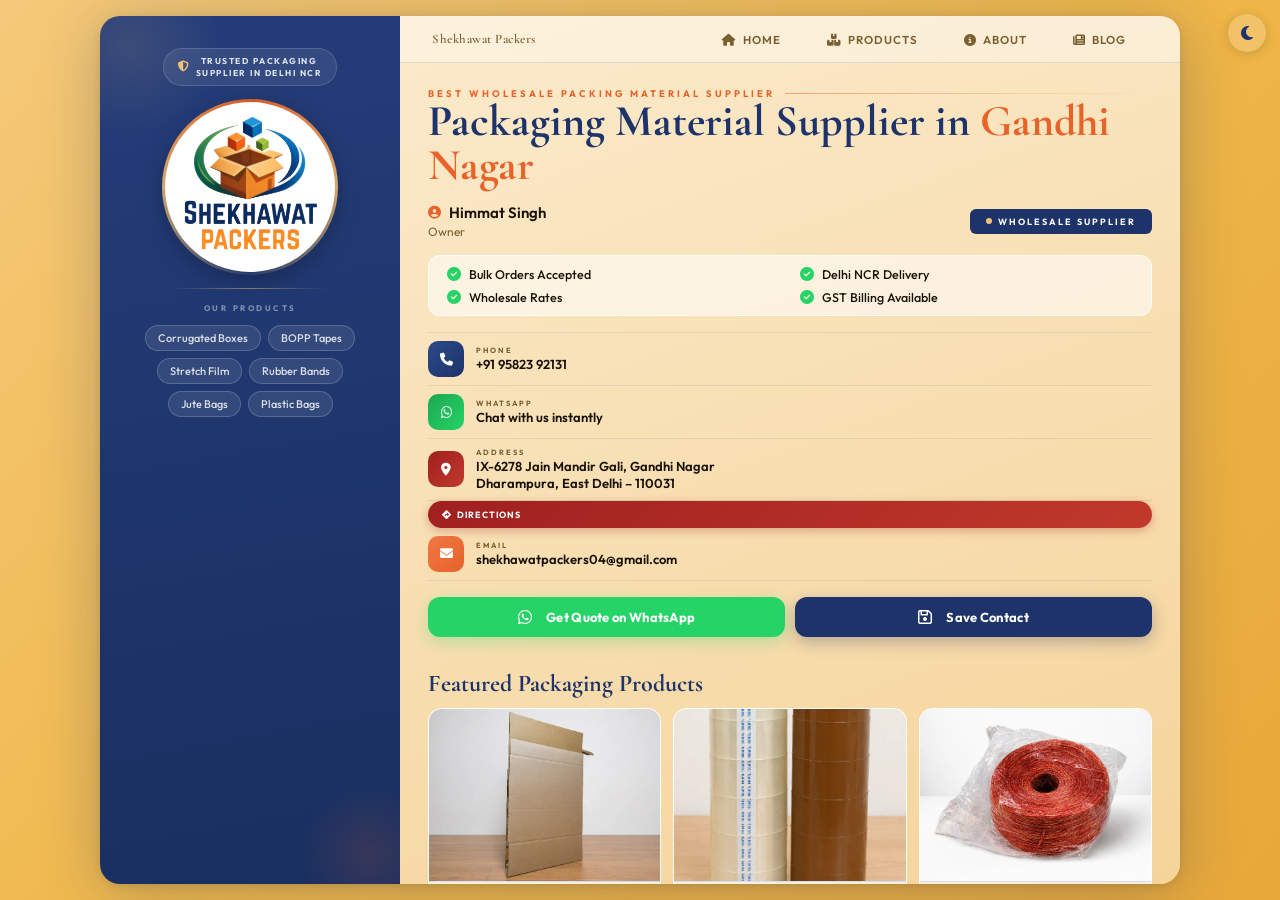
<file: index.html>
<!DOCTYPE html>
<html lang="en">
<head>
<meta charset="UTF-8">
<meta name="viewport" content="width=device-width, initial-scale=1.0">
<link rel="icon" type="image/webp" href="/logo.webp">
<meta property="og:title" content="Packaging Material Supplier in Gandhi Nagar | Shekhawat Packers">
<meta property="og:description" content="Trusted packaging material supplier in Gandhi Nagar, Delhi offering corrugated boxes, jute bags, adhesive tapes, plastic bags and plastic ropes for bulk orders.">
<meta property="og:url" content="https://shekhawat-packers.netlify.app/">
<meta property="og:type" content="website">
<meta property="og:image" content="https://shekhawat-packers.netlify.app/logo.webp">
<script src="https://elfsightcdn.com/platform.js" async></script>
<script type="application/ld+json">
{
  "@context":"https://schema.org",
  "@type":"LocalBusiness",
  "name":"Shekhawat Packers",
  "description": "Wholesale packaging material supplier in Gandhi Nagar Delhi.",
  "keywords": "packaging material supplier, corrugated box supplier, BOPP tape supplier, plastic rope supplier",
  "image":"https://shekhawat-packers.netlify.app/logo.webp",
  "url":"https://shekhawat-packers.netlify.app/",
  "telephone":"+919582392131",
  "email":"shekhawatpackers04@gmail.com",
  "address":{
    "@type":"PostalAddress",
    "streetAddress":"IX-6278 Jain Mandir Gali, Gandhi Nagar",
    "addressLocality":"Delhi",
    "postalCode":"110031",
    "addressCountry":"IN"
  }
}
</script>
<title>Packaging Material Supplier in Gandhi Nagar | Shekhawat Packers</title>
<meta name="description" content="Trusted packaging material supplier in Gandhi Nagar, Delhi offering corrugated boxes, tapes, plastic bags, ropes, jute bags and wholesale supplies.">
<link rel="canonical" href="https://shekhawat-packers.netlify.app/">
<meta name="robots" content="index, follow">
<link href="https://fonts.googleapis.com/css2?family=Cormorant+Garamond:wght@400;500;600;700&family=Outfit:wght@300;400;500;600;700&display=swap" rel="stylesheet">
<link rel="stylesheet" href="https://cdnjs.cloudflare.com/ajax/libs/font-awesome/6.5.0/css/all.min.css">
<link rel="stylesheet" href="/css/style.css">
</head>
<body>

<!-- THEME TOGGLE -->
<button class="theme-toggle" onclick="toggleTheme()" title="Toggle dark mode">
  <i class="fa-solid fa-moon icon-moon"></i>
  <i class="fa-solid fa-sun icon-sun"></i>
</button>

<div class="card-wrap">

  <!-- ═══ LEFT SIDEBAR ═══ -->
  <div class="sidebar">
    <div class="trusted-badge">
      <i class="fa-solid fa-shield-halved"></i>
      <span>Trusted Packaging<br>Supplier in Delhi NCR</span>
    </div>

    <a href="/" class="logo-ring-link">
      <div class="logo-ring">
        <div class="logo-wrap">
          <img src="/logo.webp" alt="Shekhawat Packers Logo" class="logo-img">
        </div>
      </div>
    </a>

    <div class="sidebar-rule"></div>

    <div class="prod-tags-label">Our Products</div>
    <div class="prod-tags">
      <span class="prod-tag">Corrugated Boxes</span>
      <span class="prod-tag">BOPP Tapes</span>
      <span class="prod-tag">Stretch Film</span>
      <span class="prod-tag">Rubber Bands</span>
      <span class="prod-tag">Jute Bags</span>
      <span class="prod-tag">Plastic Bags</span>
    </div>
  </div>

  <!-- ═══ RIGHT CONTENT ═══ -->
  <div class="content">

    <!-- NAV BAR -->
    <nav class="nav-bar">
      <div class="nav-brand">Shekhawat Packers</div>
      <div class="nav-tabs">
        <a href="/" class="nav-tab active">
          <i class="fa-solid fa-house"></i> Home
        </a>
        <a href="/pages/products.html" class="nav-tab">
          <i class="fa-solid fa-boxes-stacked"></i> Products
        </a>
        <a href="/pages/about.html" class="nav-tab">
          <i class="fa-solid fa-circle-info"></i> About
        </a>
        <a href="/pages/blog.html" class="nav-tab">
          <i class="fa-solid fa-newspaper"></i> Blog
        </a>
      </div>
    </nav>

    <!-- MAIN CONTENT -->
    <div class="main-content">

      <div>
        <div class="eyebrow"> Best Wholesale Packing Material Supplier</div>
        <h1 class="biz-title">
          Packaging Material Supplier in <span>Gandhi Nagar</span>
        </h1>
      </div>
      
      <div class="person-row">
        <div class="person-info">
          <div class="person-name-row"><i class="fa-solid fa-circle-user"></i>Himmat Singh</div>
          <div class="person-role">Owner</div>
        </div>
        <div class="wholesale-badge"><div class="badge-dot"></div> Wholesale Supplier</div>
      </div>

      <div class="feature-box">
        <div class="feature-item"><i class="fa-solid fa-circle-check"></i> Bulk Orders Accepted</div>
        <div class="feature-item"><i class="fa-solid fa-circle-check"></i> Delhi NCR Delivery</div>
        <div class="feature-item"><i class="fa-solid fa-circle-check"></i> Wholesale Rates</div>
        <div class="feature-item"><i class="fa-solid fa-circle-check"></i> GST Billing Available</div>
      </div>

      <div class="contact-list">
        <a class="contact-item" href="tel:9582392131">
          <div class="icon-box icon-phone"><i class="fa-solid fa-phone"></i></div>
          <div class="contact-text">
            <span class="contact-label">Phone</span>
            <span class="contact-value">+91 95823 92131</span>
          </div>
        </a>
        <a class="contact-item" href="https://wa.me/919582392131" target="_blank">
          <div class="icon-box icon-wa"><i class="fa-brands fa-whatsapp"></i></div>
          <div class="contact-text">
            <span class="contact-label">WhatsApp</span>
            <span class="contact-value">Chat with us instantly</span>
          </div>
        </a>
        <a class="contact-item" href="https://maps.google.com/?q=28.6628064,77.2661724" target="_blank">
          <div class="icon-box icon-loc"><i class="fa-solid fa-location-dot"></i></div>
          <div class="contact-text">
            <span class="contact-label">Address</span>
            <span class="contact-value">IX-6278 Jain Mandir Gali, Gandhi Nagar<br>Dharampura, East Delhi – 110031</span>
          </div>
          <a class="directions-btn"
             href="https://www.google.com/maps/dir/?api=1&destination=28.6628064,77.2661724"
             target="_blank" onclick="event.stopPropagation()">
            <i class="fa-solid fa-diamond-turn-right"></i> Directions
          </a>
        </a>
        <a class="contact-item" href="mailto:shekhawatpackers04@gmail.com">
          <div class="icon-box icon-mail"><i class="fa-solid fa-envelope"></i></div>
          <div class="contact-text">
            <span class="contact-label">Email</span>
            <span class="contact-value">shekhawatpackers04@gmail.com</span>
          </div>
        </a>
      </div>

      <div class="cta-row">
        <button class="cta-btn cta-wa" onclick="window.open('https://wa.me/919582392131?text=Hello%2C%20I%20need%20a%20quote%20on%20packing%20materials.','_blank')">
          <i class="fa-brands fa-whatsapp"></i> Get Quote on WhatsApp
        </button>
        <button class="cta-btn cta-save" onclick="showPopup()">
          <i class="fa-regular fa-floppy-disk"></i> Save Contact
        </button>
      </div>

      <!-- Google Reviews Widget -->
      <div class="elfsight-app-88b4f04e-daa7-4cc0-8df2-9024966f8244" data-elfsight-app-lazy></div>

      <!-- FEATURED PRODUCTS -->
      <div class="featured-section">
        <h2 class="featured-title">Featured Packaging Products</h2>
        <div class="featured-grid">

          <div class="featured-card">
            <div class="featured-image">
              <img src="/images/corrugated-box.webp" alt="Corrugated Box in Gandhi Nagar Delhi"
                   style="display:none"
                   onload="this.style.display='block';this.nextElementSibling.style.display='none'"
                   onerror="this.style.display='none';this.nextElementSibling.style.display='flex'">
              <div class="img-fallback"><i class="fa-solid fa-box"></i><span>Corrugated Box</span></div>
            </div>
            <div class="featured-body">
              <h3 class="featured-name">Corrugated Boxes</h3>
              <div class="featured-desc">High quality corrugated boxes in all sizes.</div>
              <a href="https://wa.me/919582392131?text=Hello%2C%20I%20need%20Corrugated%20Boxes." target="_blank" class="featured-btn">
                <i class="fa-brands fa-whatsapp"></i> Enquire
              </a>
            </div>
          </div>

          <div class="featured-card">
            <div class="featured-image">
              <img src="/images/adhesive-tape.webp" alt="Adhesive Tape in Gandhi Nagar Delhi"
                   style="display:none"
                   onload="this.style.display='block';this.nextElementSibling.style.display='none'"
                   onerror="this.style.display='none';this.nextElementSibling.style.display='flex'">
              <div class="img-fallback"><i class="fa-solid fa-tape"></i><span>Adhesive Tape</span></div>
            </div>
            <div class="featured-body">
              <h3 class="featured-name">Adhesive Tape</h3>
              <div class="featured-desc">Premium BOPP packing tapes.</div>
              <a href="https://wa.me/919582392131?text=Hello%2C%20I%20need%20Adhesive%20Tapes." target="_blank" class="featured-btn">
                <i class="fa-brands fa-whatsapp"></i> Enquire
              </a>
            </div>
          </div>

          <div class="featured-card">
            <div class="featured-image">
              <img src="/images/plastic-rope.webp" alt="Plastic Rope in Gandhi Nagar Delhi"
                   style="display:none"
                   onload="this.style.display='block';this.nextElementSibling.style.display='none'"
                   onerror="this.style.display='none';this.nextElementSibling.style.display='flex'">
              <div class="img-fallback"><i class="fa-solid fa-rope"></i><span>Plastic Rope</span></div>
            </div>
            <div class="featured-body">
              <h3 class="featured-name">Plastic Rope</h3>
              <div class="featured-desc">Durable packaging rope.</div>
              <a href="https://wa.me/919582392131?text=Hello%2C%20I%20need%20Plastic%20Rope." target="_blank" class="featured-btn">
                <i class="fa-brands fa-whatsapp"></i> Enquire
              </a>
            </div>
          </div>

        </div>
      </div>

      <div style="margin-top:16px;">
        <a href="/pages/products.html" class="cta-btn cta-save" style="width:100%; text-decoration: none;">
          <i class="fa-solid fa-boxes-stacked"></i>
          View Complete Catalogue
        </a>
      </div>

    </div>
  </div>
</div>

<!-- SAVE CONTACT POPUP -->
<div class="popup-overlay" id="confirmPopup" onclick="if(event.target===this)closePopup()">
  <div class="popup">
    <div class="popup-icon"><i class="fa-solid fa-address-card"></i></div>
    <div class="popup-title">Save Contact</div>
    <p>Download <strong>Himmat Singh's</strong> contact card to your device.</p>
    <div class="popup-info">
      <div class="popup-info-row"><i class="fa-solid fa-user"></i> Himmat Singh</div>
      <div class="popup-info-row"><i class="fa-solid fa-building"></i> Shekhawat Packers</div>
      <div class="popup-info-row"><i class="fa-solid fa-phone"></i> +91 95823 92131</div>
      <div class="popup-info-row"><i class="fa-solid fa-envelope"></i> shekhawatpackers04@gmail.com</div>
    </div>
    <div class="popup-btns">
      <button class="popup-btn popup-btn-secondary" onclick="closePopup()">Cancel</button>
      <button class="popup-btn popup-btn-primary" onclick="confirmDownload()"><i class="fa-solid fa-download"></i> Download</button>
    </div>
  </div>
</div>

<!-- SUCCESS POPUP -->
<div class="popup-overlay" id="successPopup" onclick="closeSuccessPopup()">
  <div class="popup">
    <div class="popup-check"><i class="fa-solid fa-check"></i></div>
    <div class="popup-title">Contact Saved!</div>
    <p>Himmat Singh has been saved to your contacts.</p>
    <div class="popup-btns" style="grid-template-columns:1fr">
      <button class="popup-btn popup-btn-primary" onclick="closeSuccessPopup()">Done</button>
    </div>
  </div>
</div>

<script src="/js/common.js"></script>
</body>
</html>
</file>
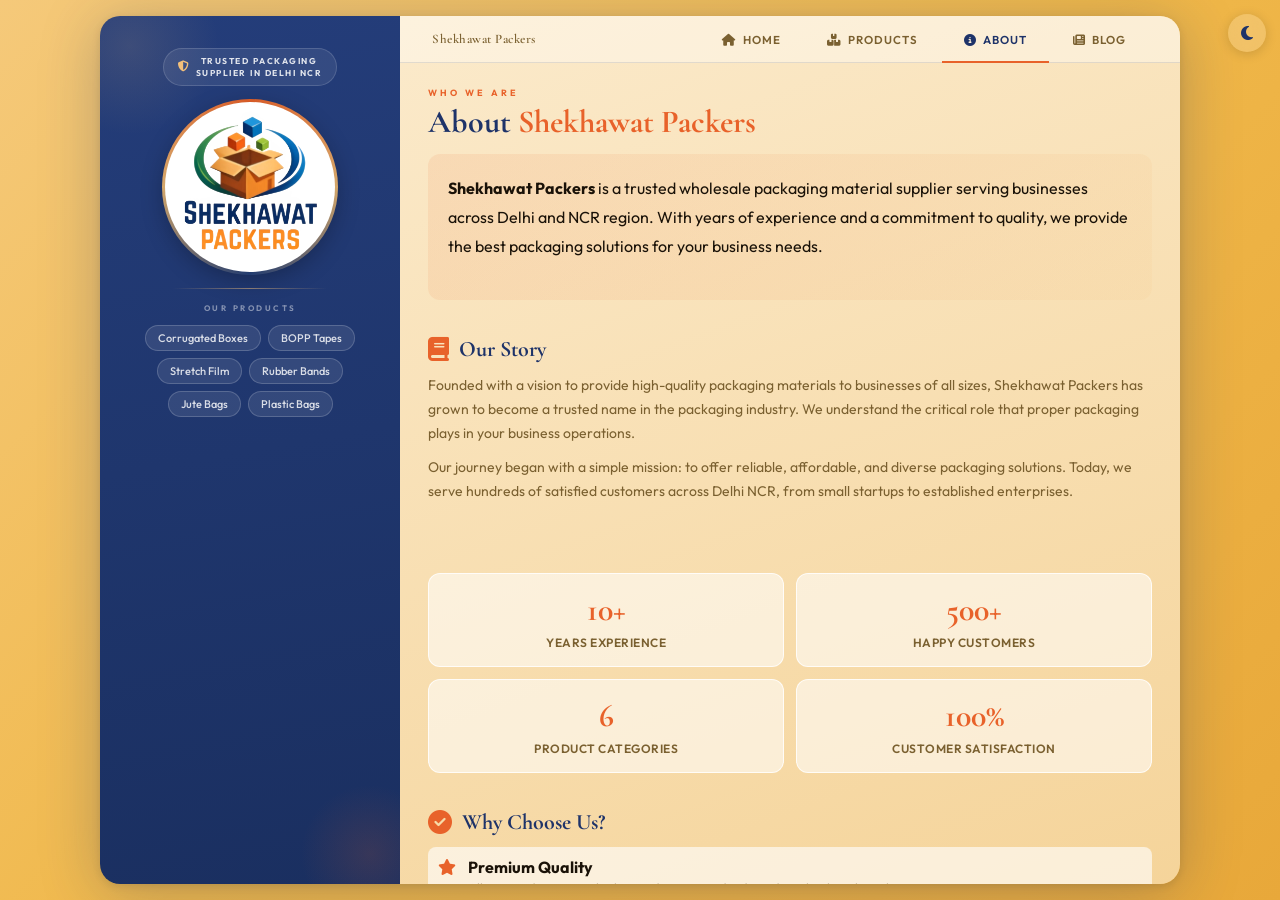
<file: pages/about.html>
<!DOCTYPE html>
<html lang="en">
<head>
<meta charset="UTF-8">
<meta name="viewport" content="width=device-width, initial-scale=1.0">
<link rel="icon" type="image/webp" href="/logo.webp">
<title>About Us | Shekhawat Packers - Packaging Materials Supplier</title>
<meta name="description" content="Learn about Shekhawat Packers - trusted wholesale packaging supplier in Gandhi Nagar, Delhi with 10+ years of experience.">
<link href="https://fonts.googleapis.com/css2?family=Cormorant+Garamond:wght@400;500;600;700&family=Outfit:wght@300;400;500;600;700&display=swap" rel="stylesheet">
<link rel="stylesheet" href="https://cdnjs.cloudflare.com/ajax/libs/font-awesome/6.5.0/css/all.min.css">
<link rel="stylesheet" href="/css/style.css">
<style>
.about-hero {
  background: linear-gradient(135deg, rgba(232, 98, 42, 0.1) 0%, rgba(244, 192, 122, 0.1) 100%);
  padding: 20px;
  border-radius: 12px;
  margin-bottom: 20px;
}

.about-intro {
  font-size: 16px;
  line-height: 1.8;
  color: var(--text-main);
  margin-bottom: 20px;
}

.about-section {
  margin-bottom: 24px;
}

.about-section h3 {
  font-family: 'Cormorant Garamond', serif;
  font-size: 22px;
  font-weight: 700;
  color: var(--text-title);
  margin-bottom: 12px;
  display: flex;
  align-items: center;
  gap: 10px;
}

.about-section h3 i {
  color: var(--orange);
  font-size: 24px;
}

.about-section p {
  font-size: 14px;
  line-height: 1.7;
  color: var(--text-desc);
  margin-bottom: 10px;
}

.stats-grid {
  display: grid;
  grid-template-columns: repeat(2, 1fr);
  gap: 12px;
  margin: 20px 0;
}

.stat-card {
  background: var(--bg-feature);
  border: 1px solid var(--bg-feature-bd);
  border-radius: 12px;
  padding: 16px;
  text-align: center;
}

.stat-number {
  font-family: 'Cormorant Garamond', serif;
  font-size: 32px;
  font-weight: 700;
  color: var(--orange);
}

.stat-label {
  font-size: 12px;
  font-weight: 600;
  letter-spacing: 0.5px;
  text-transform: uppercase;
  color: var(--text-label);
  margin-top: 6px;
}

.values-list {
  display: flex;
  flex-direction: column;
  gap: 10px;
}

.value-item {
  display: flex;
  align-items: flex-start;
  gap: 12px;
  padding: 10px;
  background: var(--bg-card);
  border-radius: 8px;
}

.value-item i {
  color: var(--orange);
  font-size: 16px;
  margin-top: 2px;
  flex-shrink: 0;
}

.value-item strong {
  color: var(--text-main);
}

.value-item p {
  margin: 0;
  font-size: 13px;
}

.team-grid {
  display: grid;
  grid-template-columns: repeat(2, 1fr);
  gap: 12px;
  margin: 16px 0;
}

.team-card {
  background: var(--bg-card);
  border: 1px solid var(--bg-card-bd);
  border-radius: 10px;
  padding: 12px;
  text-align: center;
}

.team-avatar {
  width: 48px;
  height: 48px;
  border-radius: 50%;
  background: linear-gradient(135deg, var(--orange), var(--orange-lt));
  display: flex;
  align-items: center;
  justify-content: center;
  margin: 0 auto 8px;
  font-size: 24px;
  color: white;
}

.team-name {
  font-weight: 600;
  color: var(--text-main);
  font-size: 13px;
}

.team-role {
  font-size: 11px;
  color: var(--text-label);
  margin-top: 2px;
}

@media (max-width: 480px) {
  .stats-grid {
    grid-template-columns: 1fr;
  }
  .team-grid {
    grid-template-columns: 1fr;
  }
}
</style>
</head>
<body>

<button class="theme-toggle" onclick="toggleTheme()">
  <i class="fa-solid fa-moon icon-moon"></i>
  <i class="fa-solid fa-sun icon-sun"></i>
</button>

<div class="card-wrap">
  
  <!-- SIDEBAR -->
  <div class="sidebar">
    <div class="trusted-badge">
      <i class="fa-solid fa-shield-halved"></i>
      <span>Trusted Packaging<br>Supplier in Delhi NCR</span>
    </div>

    <a href="/" class="logo-ring-link">
      <div class="logo-ring">
        <div class="logo-wrap">
          <img src="/logo.webp" alt="Shekhawat Packers Logo" class="logo-img">
        </div>
      </div>
    </a>

    <div class="sidebar-rule"></div>

    <div class="prod-tags-label">Our Products</div>
    <div class="prod-tags">
      <span class="prod-tag">Corrugated Boxes</span>
      <span class="prod-tag">BOPP Tapes</span>
      <span class="prod-tag">Stretch Film</span>
      <span class="prod-tag">Rubber Bands</span>
      <span class="prod-tag">Jute Bags</span>
      <span class="prod-tag">Plastic Bags</span>
    </div>
  </div>

  <!-- CONTENT -->
  <div class="content">

    <nav class="nav-bar">
      <div class="nav-brand">Shekhawat Packers</div>
      <div class="nav-tabs">
        <a href="/" class="nav-tab">
          <i class="fa-solid fa-house"></i> Home
        </a>
        <a href="/pages/products.html" class="nav-tab">
          <i class="fa-solid fa-boxes-stacked"></i> Products
        </a>
        <a href="/pages/about.html" class="nav-tab active">
          <i class="fa-solid fa-circle-info"></i> About
        </a>
        <a href="/pages/blog.html" class="nav-tab">
          <i class="fa-solid fa-newspaper"></i> Blog
        </a>
      </div>
    </nav>

    <div class="main-content">

      <div class="page-header">
        <div class="prod-eyebrow">Who We Are</div>
        <h1 class="prod-title">About <span>Shekhawat Packers</span></h1>
      </div>

      <div class="about-hero">
        <p class="about-intro">
          <strong>Shekhawat Packers</strong> is a trusted wholesale packaging material supplier serving businesses across Delhi and NCR region. With years of experience and a commitment to quality, we provide the best packaging solutions for your business needs.
        </p>
      </div>

      <!-- Our Story -->
      <div class="about-section">
        <h3><i class="fa-solid fa-book"></i> Our Story</h3>
        <p>
          Founded with a vision to provide high-quality packaging materials to businesses of all sizes, Shekhawat Packers has grown to become a trusted name in the packaging industry. We understand the critical role that proper packaging plays in your business operations.
        </p>
        <p>
          Our journey began with a simple mission: to offer reliable, affordable, and diverse packaging solutions. Today, we serve hundreds of satisfied customers across Delhi NCR, from small startups to established enterprises.
        </p>
      </div>

      <!-- Stats -->
      <div class="stats-grid">
        <div class="stat-card">
          <div class="stat-number">10+</div>
          <div class="stat-label">Years Experience</div>
        </div>
        <div class="stat-card">
          <div class="stat-number">500+</div>
          <div class="stat-label">Happy Customers</div>
        </div>
        <div class="stat-card">
          <div class="stat-number">6</div>
          <div class="stat-label">Product Categories</div>
        </div>
        <div class="stat-card">
          <div class="stat-number">100%</div>
          <div class="stat-label">Customer Satisfaction</div>
        </div>
      </div>

      <!-- Why Choose Us -->
      <div class="about-section">
        <h3><i class="fa-solid fa-check-circle"></i> Why Choose Us?</h3>
        <div class="values-list">
          <div class="value-item">
            <i class="fa-solid fa-star"></i>
            <div>
              <strong>Premium Quality</strong>
              <p>All our products meet highest industry standards and quality benchmarks</p>
            </div>
          </div>
          <div class="value-item">
            <i class="fa-solid fa-rupee-sign"></i>
            <div>
              <strong>Competitive Pricing</strong>
              <p>Wholesale rates that help you maximize your profit margins</p>
            </div>
          </div>
          <div class="value-item">
            <i class="fa-solid fa-truck"></i>
            <div>
              <strong>Fast Delivery</strong>
              <p>Quick and reliable delivery across Delhi NCR region</p>
            </div>
          </div>
          <div class="value-item">
            <i class="fa-solid fa-headset"></i>
            <div>
              <strong>Excellent Support</strong>
              <p>Dedicated customer service team ready to help you anytime</p>
            </div>
          </div>
          <div class="value-item">
            <i class="fa-solid fa-leaf"></i>
            <div>
              <strong>Eco-Friendly Options</strong>
              <p>Sustainable packaging solutions for environmentally conscious businesses</p>
            </div>
          </div>
          <div class="value-item">
            <i class="fa-solid fa-box"></i>
            <div>
              <strong>Bulk Orders Welcome</strong>
              <p>Flexible order quantities with special bulk discounts available</p>
            </div>
          </div>
        </div>
      </div>

      <!-- Our Mission & Values -->
      <div class="about-section">
        <h3><i class="fa-solid fa-target"></i> Our Mission & Values</h3>
        <p>
          <strong>Mission:</strong> To provide high-quality, affordable packaging materials that enable businesses to operate efficiently and professionally.
        </p>
        <p>
          <strong>Vision:</strong> To be the most trusted packaging supplier in Delhi NCR region, known for reliability, quality, and exceptional service.
        </p>
        <p>
          <strong>Core Values:</strong> Quality, Integrity, Customer Focus, Innovation, and Sustainability
        </p>
      </div>

      <!-- Leadership Team -->
      <div class="about-section">
        <h3><i class="fa-solid fa-people-group"></i> Our Team</h3>
        <div class="team-grid">
          <div class="team-card">
            <div class="team-avatar"><i class="fa-solid fa-user-tie"></i></div>
            <div class="team-name">Himmat Singh</div>
            <div class="team-role">Owner & Founder</div>
          </div>
          <div class="team-card">
            <div class="team-avatar"><i class="fa-solid fa-user"></i></div>
            <div class="team-name">Expert Team</div>
            <div class="team-role">Sales & Support</div>
          </div>
        </div>
      </div>

      <!-- Contact Section -->
      <div class="about-section" style="background: var(--bg-feature); padding: 16px; border-radius: 12px; border: 1px solid var(--bg-feature-bd);">
        <h3 style="margin-bottom: 12px;"><i class="fa-solid fa-phone"></i> Get In Touch</h3>
        <p style="margin: 0;">
          <strong>Phone:</strong> <a href="tel:+919582392131" style="color: var(--orange); text-decoration: none;">+91 95823 92131</a><br>
          <strong>WhatsApp:</strong> <a href="https://wa.me/919582392131" target="_blank" style="color: var(--orange); text-decoration: none;">Chat with us</a><br>
          <strong>Email:</strong> <a href="mailto:shekhawatpackers04@gmail.com" style="color: var(--orange); text-decoration: none;">shekhawatpackers04@gmail.com</a><br>
          <strong>Location:</strong> IX-6278 Jain Mandir Gali, Gandhi Nagar, Dharampura, East Delhi – 110031
        </p>
      </div>

    </div>
  </div>
</div>

<script src="/js/common.js"></script>
</body>
</html>
</file>
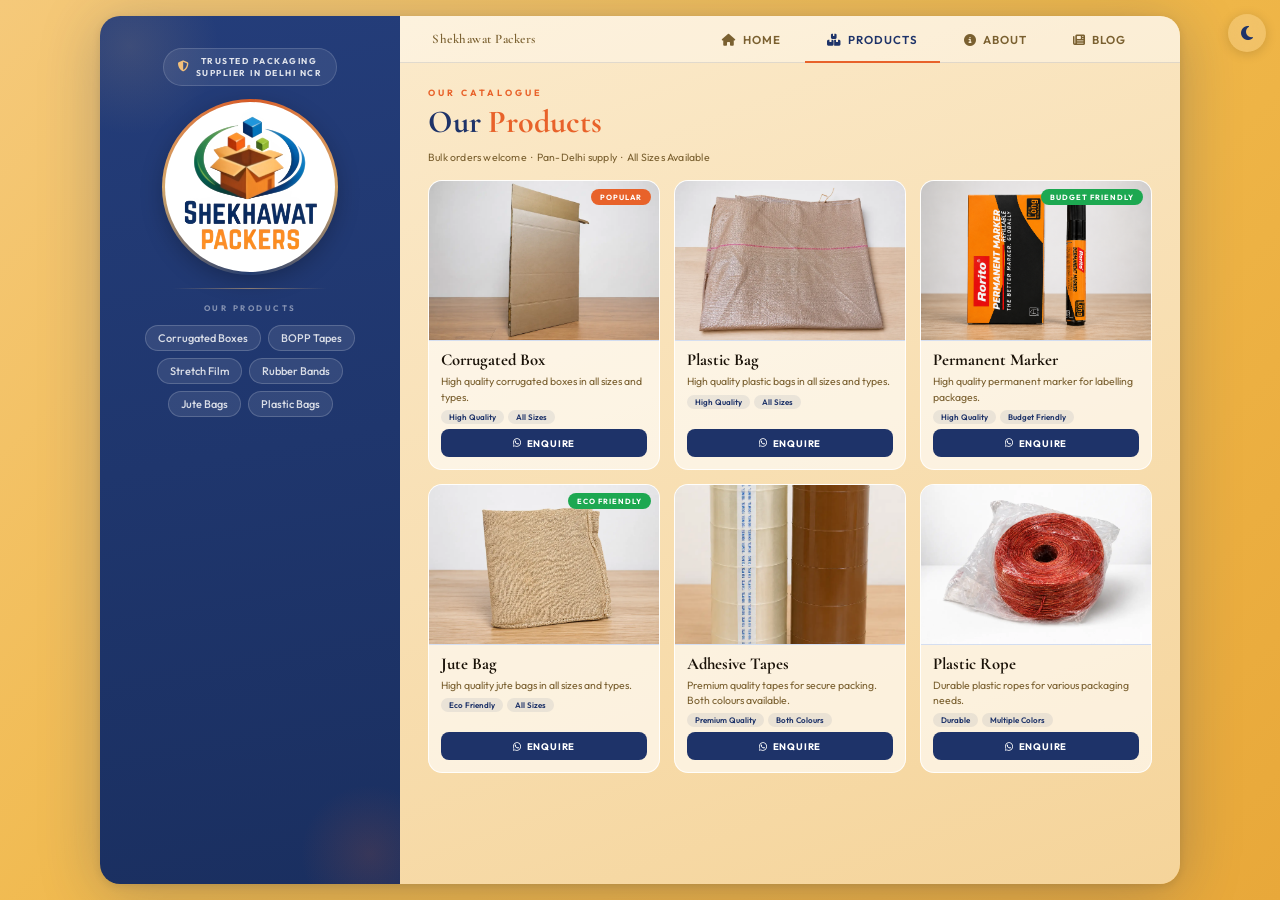
<file: pages/products.html>
<!DOCTYPE html>
<html lang="en">
<head>
<meta charset="UTF-8">
<meta name="viewport" content="width=device-width, initial-scale=1.0">
<link rel="icon" type="image/webp" href="/logo.webp">
<title>Products | Shekhawat Packers - Packaging Materials</title>
<meta name="description" content="Browse our complete catalogue of packaging materials - corrugated boxes, tapes, plastic bags, ropes, jute bags and more.">
<link href="https://fonts.googleapis.com/css2?family=Cormorant+Garamond:wght@400;500;600;700&family=Outfit:wght@300;400;500;600;700&display=swap" rel="stylesheet">
<link rel="stylesheet" href="https://cdnjs.cloudflare.com/ajax/libs/font-awesome/6.5.0/css/all.min.css">
<link rel="stylesheet" href="/css/style.css">
</head>
<body>

<button class="theme-toggle" onclick="toggleTheme()">
  <i class="fa-solid fa-moon icon-moon"></i>
  <i class="fa-solid fa-sun icon-sun"></i>
</button>

<div class="card-wrap">
  
  <!-- SIDEBAR -->
  <div class="sidebar">
    <div class="trusted-badge">
      <i class="fa-solid fa-shield-halved"></i>
      <span>Trusted Packaging<br>Supplier in Delhi NCR</span>
    </div>

    <a href="/" class="logo-ring-link">
      <div class="logo-ring">
        <div class="logo-wrap">
          <img src="/logo.webp" alt="Shekhawat Packers Logo" class="logo-img">
        </div>
      </div>
    </a>

    <div class="sidebar-rule"></div>

    <div class="prod-tags-label">Our Products</div>
    <div class="prod-tags">
      <span class="prod-tag">Corrugated Boxes</span>
      <span class="prod-tag">BOPP Tapes</span>
      <span class="prod-tag">Stretch Film</span>
      <span class="prod-tag">Rubber Bands</span>
      <span class="prod-tag">Jute Bags</span>
      <span class="prod-tag">Plastic Bags</span>
    </div>
  </div>

  <!-- CONTENT -->
  <div class="content">

    <nav class="nav-bar">
      <div class="nav-brand">Shekhawat Packers</div>
      <div class="nav-tabs">
        <a href="/" class="nav-tab">
          <i class="fa-solid fa-house"></i> Home
        </a>
        <a href="/pages/products.html" class="nav-tab active">
          <i class="fa-solid fa-boxes-stacked"></i> Products
        </a>
        <a href="/pages/about.html" class="nav-tab">
          <i class="fa-solid fa-circle-info"></i> About
        </a>
        <a href="/pages/blog.html" class="nav-tab">
          <i class="fa-solid fa-newspaper"></i> Blog
        </a>
      </div>
    </nav>

    <div class="main-content">

      <div class="page-header">
        <div class="prod-eyebrow">Our Catalogue</div>
        <h1 class="prod-title">Our <span>Products</span></h1>
        <p class="prod-subtitle">Bulk orders welcome &nbsp;·&nbsp; Pan-Delhi supply &nbsp;·&nbsp; All Sizes Available</p>
      </div>

      <div class="prod-grid">

        <div class="prod-card">
          <div class="prod-badge">Popular</div>
          <div class="prod-img-wrap">
             <img src="../images/corrugated-box.webp" alt="Corrugated Box"
                 onload="this.style.display='block';this.nextElementSibling.style.display='none'"
                 onerror="this.style.display='none';this.nextElementSibling.style.display='flex'">
            <div class="img-fallback"><i class="fa-solid fa-box"></i><span>Corrugated Box</span></div>
          </div>
          <div class="prod-body">
            <h3 class="prod-name">Corrugated Box</h3>
            <div class="prod-desc">High quality corrugated boxes in all sizes and types.</div>
            <div class="prod-pills">
              <span class="prod-pill">High Quality</span><span class="prod-pill">All Sizes</span>
            </div>
            <a href="https://wa.me/919582392131?text=Hello%2C%20I%20need%20Corrugated%20Boxes." target="_blank" class="prod-enquire">
              <i class="fa-brands fa-whatsapp"></i> Enquire
            </a>
          </div>
        </div>

        <div class="prod-card">
          <div class="prod-img-wrap">
            <img src="../images/plastic-bag.webp" alt="Plastic Bag"
                 style="display:none"
                 onload="this.style.display='block';this.nextElementSibling.style.display='none'"
                 onerror="this.style.display='none';this.nextElementSibling.style.display='flex'">
            <div class="img-fallback"><i class="fa-solid fa-bag-shopping"></i><span>Plastic Bag</span></div>
          </div>
          <div class="prod-body">
            <div class="prod-name">Plastic Bag</div>
            <div class="prod-desc">High quality plastic bags in all sizes and types.</div>
            <div class="prod-pills">
              <span class="prod-pill">High Quality</span><span class="prod-pill">All Sizes</span>
            </div>
            <a href="https://wa.me/919582392131?text=Hello%2C%20I%20need%20Plastic%20Bags." target="_blank" class="prod-enquire">
              <i class="fa-brands fa-whatsapp"></i> Enquire
            </a>
          </div>
        </div>

        <div class="prod-card">
          <div class="prod-badge budget">Budget Friendly</div>
          <div class="prod-img-wrap">
            <img src="../images/permanent-marker.webp" alt="Permanent Marker"
                 style="display:none"
                 onload="this.style.display='block';this.nextElementSibling.style.display='none'"
                 onerror="this.style.display='none';this.nextElementSibling.style.display='flex'">
            <div class="img-fallback"><i class="fa-solid fa-pen-to-square"></i><span>Permanent Marker</span></div>
          </div>
          <div class="prod-body">
            <h3 class="prod-name">Permanent Marker</h3>
            <div class="prod-desc">High quality permanent marker for labelling packages.</div>
            <div class="prod-pills">
              <span class="prod-pill">High Quality</span><span class="prod-pill">Budget Friendly</span>
            </div>
            <a href="https://wa.me/919582392131?text=Hello%2C%20I%20need%20Permanent%20Markers." target="_blank" class="prod-enquire">
              <i class="fa-brands fa-whatsapp"></i> Enquire
            </a>
          </div>
        </div>

        <div class="prod-card">
          <div class="prod-badge eco">Eco Friendly</div>
          <div class="prod-img-wrap">
            <img src="../images/jute-bag.webp" alt="Jute Bag"
                 style="display:none"
                 onload="this.style.display='block';this.nextElementSibling.style.display='none'"
                 onerror="this.style.display='none';this.nextElementSibling.style.display='flex'">
            <div class="img-fallback"><i class="fa-solid fa-bag-shopping"></i><span>Jute Bag</span></div>
          </div>
          <div class="prod-body">
            <h3 class="prod-name">Jute Bag</h3>
            <div class="prod-desc">High quality jute bags in all sizes and types.</div>
            <div class="prod-pills">
              <span class="prod-pill">Eco Friendly</span><span class="prod-pill">All Sizes</span>
            </div>
            <a href="https://wa.me/919582392131?text=Hello%2C%20I%20need%20Jute%20Bags." target="_blank" class="prod-enquire">
              <i class="fa-brands fa-whatsapp"></i> Enquire
            </a>
          </div>
        </div>

        <div class="prod-card">
          <div class="prod-img-wrap">
            <img src="../images/adhesive-tape.webp" alt="Adhesive Tape"
                 style="display:none"
                 onload="this.style.display='block';this.nextElementSibling.style.display='none'"
                 onerror="this.style.display='none';this.nextElementSibling.style.display='flex'">
            <div class="img-fallback"><i class="fa-solid fa-tape"></i><span>Adhesive Tape</span></div>
          </div>
          <div class="prod-body">
            <h3 class="prod-name">Adhesive Tapes</h3>
            <div class="prod-desc">Premium quality tapes for secure packing. Both colours available.</div>
            <div class="prod-pills">
              <span class="prod-pill">Premium Quality</span><span class="prod-pill">Both Colours</span>
            </div>
            <a href="https://wa.me/919582392131?text=Hello%2C%20I%20need%20Adhesive%20Tapes." target="_blank" class="prod-enquire">
              <i class="fa-brands fa-whatsapp"></i> Enquire
            </a>
          </div>
        </div>

        <div class="prod-card">
          <div class="prod-img-wrap">
            <img src="../images/plastic-rope.webp" alt="Plastic Rope"
                 style="display:none"
                 onload="this.style.display='block';this.nextElementSibling.style.display='none'"
                 onerror="this.style.display='none';this.nextElementSibling.style.display='flex'">
            <div class="img-fallback"><i class="fa-solid fa-rope"></i><span>Plastic Rope</span></div>
          </div>
          <div class="prod-body">
            <h3 class="prod-name">Plastic Rope</h3>
            <div class="prod-desc">Durable plastic ropes for various packaging needs.</div>
            <div class="prod-pills">
              <span class="prod-pill">Durable</span><span class="prod-pill">Multiple Colors</span>
            </div>
            <a href="https://wa.me/919582392131?text=Hello%2C%20I%20need%20Plastic%20Rope." target="_blank" class="prod-enquire">
              <i class="fa-brands fa-whatsapp"></i> Enquire
            </a>
          </div>
        </div>

      </div>

    </div>
  </div>
</div>

<script src="/js/common.js"></script>
</body>
</html>
</file>
<file: css/style.css>
:root {
  --peach:      #F4C07A;
  --peach-lt:   #FAD89A;
  --peach-bg:   #f5d49a;
  --peach-dk:   #E8A84A;
  --navy:       #1E3369;
  --navy-mid:   #2A4A8A;
  --orange:     #E8622A;
  --orange-lt:  #F07845;
  --white:      #ffffff;
  --dark:       #1a1208;
  --text-muted: #7a6030;
  --cream:      #fdf0d5;

  --bg-body:       linear-gradient(135deg, #f5c97a 0%, #f0b84a 50%, #e8a83a 100%);
  --bg-content:    linear-gradient(160deg, #fbeacb 0%, #f5d49a 100%);
  --bg-nav:        rgba(255,255,255,0.35);
  --bg-feature:    rgba(255,255,255,0.55);
  --bg-feature-bd: rgba(255,255,255,0.8);
  --bg-card:       rgba(255,255,255,0.62);
  --bg-card-bd:    rgba(255,255,255,0.88);
  --bg-img:        linear-gradient(135deg, #e8f0fe 0%, #dce8ff 100%);
  --bg-popup:      #fdf4e3;
  --bg-popup-info: #f5d49a;
  --nav-border:    rgba(30,51,105,0.12);
  --item-border:   rgba(30,51,105,0.09);
  --pill-bg:       rgba(30,51,105,0.08);
  --pill-color:    #1E3369;
  --text-main:     #1a1208;
  --text-title:    #1E3369;
  --text-label:    #7a6030;
  --text-desc:     #7a6030;
  --text-nav:      #7a6030;
  --text-navhov:   #1E3369;
  --shadow-card:   0 8px 60px rgba(30,51,105,0.28), 0 2px 8px rgba(0,0,0,0.1);
  --shadow-card-hover: 0 10px 28px rgba(30,51,105,0.16);
  --fallback-color: #2A4A8A;
}

html.dark {
  --bg-body:       linear-gradient(135deg, #0f1117 0%, #141820 50%, #0d1014 100%);
  --bg-content:    linear-gradient(160deg, #1a1d26 0%, #13161e 100%);
  --bg-nav:        rgba(255,255,255,0.04);
  --bg-feature:    rgba(255,255,255,0.05);
  --bg-feature-bd: rgba(255,255,255,0.08);
  --bg-card:       rgba(255,255,255,0.05);
  --bg-card-bd:    rgba(255,255,255,0.08);
  --bg-img:        linear-gradient(135deg, #1a2040 0%, #151b35 100%);
  --bg-popup:      #1a1d26;
  --bg-popup-info: rgba(232,98,42,0.12);
  --nav-border:    rgba(255,255,255,0.07);
  --item-border:   rgba(255,255,255,0.07);
  --pill-bg:       rgba(99,140,255,0.12);
  --pill-color:    #8aabff;
  --text-main:     #e8dcc8;
  --text-title:    #a8c4ff;
  --text-label:    #6b7a99;
  --text-desc:     #7a8ba8;
  --text-nav:      #6b7a99;
  --text-navhov:   #c8d8ff;
  --shadow-card:   0 8px 60px rgba(0,0,0,0.6), 0 2px 8px rgba(0,0,0,0.4);
  --shadow-card-hover: 0 10px 28px rgba(0,0,0,0.4);
  --fallback-color: #8aabff;
  --orange:        #f07845;
  --orange-lt:     #f5956a;
}

html.dark .theme-toggle { background: rgba(255,255,255,0.08); color: #f0c060; }
html.dark .theme-toggle:hover { background: rgba(255,255,255,0.14); }
html.dark .icon-sun  { display: flex; }
html.dark .icon-moon { display: none; }

*, *::before, *::after { margin:0; padding:0; box-sizing:border-box; }
html, body { height:100%; }
body {
  background: var(--bg-body);
  font-family: 'Outfit', sans-serif;
  display: flex;
  align-items: center;
  justify-content: center;
  padding: 16px;
  transition: background 0.4s;
  overflow-x: hidden;
}

.theme-toggle {
  position: fixed;
  top: 14px; right: 14px;
  z-index: 300;
  width: 38px; height: 38px;
  border-radius: 50%;
  border: none; cursor: pointer;
  background: rgba(255,255,255,0.18);
  backdrop-filter: blur(10px);
  color: var(--navy);
  font-size: 16px;
  display: flex; align-items: center; justify-content: center;
  box-shadow: 0 2px 12px rgba(0,0,0,0.15);
  transition: background 0.3s, transform 0.2s, color 0.3s;
}
.theme-toggle:hover { transform: scale(1.1); background: rgba(255,255,255,0.28); }
.icon-sun  { display: none; }
.icon-moon { display: block; }

.card-wrap {
  width: 100%;
  max-width: 1080px;
  height: calc(100vh - 32px);
  border-radius: 20px;
  overflow: hidden;
  box-shadow: var(--shadow-card);
  display: grid;
  grid-template-columns: 300px 1fr;
  animation: fadeUp 0.6s cubic-bezier(.22,.68,0,1.2) both;
  transition: box-shadow 0.4s;
}

@keyframes fadeUp {
  from { opacity:0; transform:translateY(24px) scale(0.97); }
  to   { opacity:1; transform:translateY(0) scale(1); }
}

.sidebar {
  background: linear-gradient(170deg, #243d7a 0%, #1a2f60 100%);
  padding: 32px 22px 28px;
  display: flex;
  flex-direction: column;
  align-items: center;
  gap: 0;
  position: relative;
  overflow: hidden;
}

.sidebar::before {
  content:''; position:absolute; top:-60px; left:-60px;
  width:180px; height:180px; border-radius:50%;
  background:radial-gradient(circle, rgba(244,192,122,0.12) 0%, transparent 70%);
  pointer-events:none;
}

.sidebar::after {
  content:''; position:absolute; bottom:-40px; right:-40px;
  width:140px; height:140px; border-radius:50%;
  background:radial-gradient(circle, rgba(232,98,42,0.14) 0%, transparent 70%);
  pointer-events:none;
}

.logo-ring-link {
  text-decoration: none;
  display: block;
}

.trusted-badge {
  display: flex;
  align-items: center;
  gap: 7px;
  background: rgba(255,255,255,0.08);
  border: 1px solid rgba(255,255,255,0.15);
  border-radius: 30px;
  padding: 6px 14px;
  margin-bottom: 16px;
  z-index:1;
}

.trusted-badge i { color: var(--peach); font-size: 11px; }

.trusted-badge span {
  font-size: 8.5px;
  font-weight: 700;
  letter-spacing: 1.5px;
  text-transform: uppercase;
  color: rgba(255,255,255,0.85);
  text-align: center;
  line-height: 1.4;
}

.logo-ring {
  position: relative;
  width: 170px;
  height: 170px;
  flex-shrink: 0;
  margin-bottom: 16px;
  z-index:1;
}

.logo-ring::before {
  content:''; position:absolute; inset:-3px; border-radius:50%;
  background: conic-gradient(var(--orange) 0deg, var(--peach) 90deg, var(--navy-mid) 180deg, var(--peach) 270deg, var(--orange) 360deg);
  z-index:0;
  animation: spinRing 12s linear infinite;
}

@keyframes spinRing {
  to { transform: rotate(360deg); }
}

.logo-wrap {
  position:relative; z-index:1;
  width:100%; height:100%; border-radius:50%;
  background: var(--white);
  display:flex; align-items:center; justify-content:center;
  overflow:hidden;
  box-shadow: 0 6px 24px rgba(0,0,0,0.3);
}

.logo-img { width:90%; height:90%; object-fit:contain; }

.sidebar-rule {
  width: 60%;
  height: 1px;
  background: linear-gradient(to right, transparent, rgba(244,192,122,0.5), transparent);
  margin-bottom: 14px;
  z-index:1;
}

.prod-tags-label {
  font-size: 8px;
  font-weight: 700;
  letter-spacing: 2.5px;
  text-transform: uppercase;
  color: rgba(255,255,255,0.45);
  margin-bottom: 12px;
  z-index:1;
}

.prod-tags {
  display: flex;
  flex-wrap: wrap;
  justify-content: center;
  gap: 7px;
  z-index:1;
}

.prod-tag {
  background: rgba(255,255,255,0.09);
  border: 1px solid rgba(255,255,255,0.18);
  color: rgba(255,255,255,0.82);
  font-size: 11px;
  font-weight: 500;
  padding: 5px 12px;
  border-radius: 20px;
  transition: background 0.2s, border-color 0.2s;
  cursor: default;
}

.prod-tag:hover {
  background: rgba(244,192,122,0.18);
  border-color: rgba(244,192,122,0.4);
}

.content {
  background: var(--bg-content);
  display: flex;
  flex-direction: column;
  height: 100%;
  overflow: hidden;
  transition: background 0.4s;
}

.nav-bar {
  display: flex;
  align-items: center;
  justify-content: space-between;
  padding: 0 32px;
  border-bottom: 1px solid var(--nav-border);
  flex-shrink: 0;
  background: var(--bg-nav);
  transition: background 0.4s, border-color 0.4s;
}

.nav-brand {
  font-family: 'Cormorant Garamond', serif;
  font-size: 13px;
  font-weight: 600;
  color: var(--text-nav);
  letter-spacing: 0.5px;
  padding: 14px 0;
  transition: color 0.4s;
}

.nav-tabs {
  display: flex;
  gap: 2px;
}

.nav-tab {
  display: flex;
  align-items: center;
  gap: 6px;
  padding: 16px 22px 14px;
  background: none;
  border: none;
  border-bottom: 2px solid transparent;
  cursor: pointer;
  font-family: 'Outfit', sans-serif;
  font-size: 11.5px;
  font-weight: 600;
  letter-spacing: 1px;
  text-transform: uppercase;
  color: var(--text-nav);
  transition: color 0.2s, border-color 0.2s;
  margin-bottom: -1px;
  text-decoration: none;
}

.nav-tab i { font-size: 12px; }

.nav-tab:hover { color: var(--text-navhov); }

.nav-tab.active {
  color: var(--text-navhov);
  border-bottom-color: var(--orange);
}

.main-content {
  flex: 1;
  overflow-y: auto;
  padding: 24px 28px 28px;
  display: flex;
  flex-direction: column;
  gap: 16px;
}

.page-header {
  display: flex;
  flex-direction: column;
  gap: 8px;
}

.eyebrow {
  font-size: 9.5px;
  font-weight: 700;
  letter-spacing: 3px;
  text-transform: uppercase;
  color: var(--orange);
  display: flex;
  align-items: center;
  gap: 10px;
}

.eyebrow::after {
  content:'';
  flex: 1;
  height: 1px;
  background: linear-gradient(to right, var(--orange), transparent);
  opacity: 0.5;
}

.prod-eyebrow {
  font-size: 9px;
  font-weight: 700;
  letter-spacing: 3px;
  text-transform: uppercase;
  color: var(--orange);
}

.biz-title,
.prod-title {
  font-family: 'Cormorant Garamond', serif;
  font-size: clamp(22px, 2.8vw, 32px);
  font-weight: 700;
  color: var(--text-title);
  line-height: 1;
  transition: color 0.4s;
  margin: 0;
}

.biz-title {
  font-size: clamp(28px, 3.5vw, 44px);
}

.biz-title span,
.prod-title span {
  color: var(--orange);
}

.prod-subtitle {
  font-size: 10.5px;
  color: var(--text-desc);
  letter-spacing: 0.2px;
  transition: color 0.4s;
  margin: 4px 0 0;
}

.person-row {
  display: flex;
  align-items: center;
  justify-content: space-between;
  gap: 12px;
}

.person-info {
  display: flex;
  flex-direction: column;
  gap: 2px;
}

.person-name-row {
  display: flex;
  align-items: center;
  gap: 8px;
  font-size: 15px;
  font-weight: 600;
  color: var(--text-main);
  transition: color 0.4s;
}

.person-name-row i {
  color: var(--orange);
  font-size: 13px;
}

.person-role {
  font-size: 12px;
  color: var(--text-label);
  transition: color 0.4s;
}

.wholesale-badge {
  display: inline-flex;
  align-items: center;
  gap: 6px;
  background: var(--navy);
  color: white;
  font-size: 9px;
  font-weight: 700;
  letter-spacing: 2px;
  text-transform: uppercase;
  padding: 7px 16px;
  border-radius: 6px;
  white-space: nowrap;
}

.badge-dot {
  width: 6px;
  height: 6px;
  border-radius: 50%;
  background: var(--peach);
  flex-shrink: 0;
}

.feature-box {
  background: var(--bg-feature);
  border: 1px solid var(--bg-feature-bd);
  border-radius: 12px;
  padding: 10px 18px;
  display: grid;
  grid-template-columns: 1fr 1fr;
  gap: 7px 20px;
  transition: background 0.4s, border-color 0.4s;
}

.feature-item {
  display: flex;
  align-items: center;
  gap: 8px;
  font-size: 12.5px;
  font-weight: 500;
  color: var(--text-main);
  transition: color 0.4s;
}

.feature-item i {
  color: #25D366;
  font-size: 14px;
  flex-shrink: 0;
}

.contact-list {
  display: flex;
  flex-direction: column;
  gap: 0;
}

.contact-item {
  display: flex;
  align-items: center;
  gap: 12px;
  padding: 8px 0;
  border-bottom: 1px solid var(--item-border);
  text-decoration: none;
  color: var(--text-main);
  position: relative;
  transition: padding-left 0.2s, border-color 0.4s;
}

.contact-item:first-child {
  border-top: 1px solid var(--item-border);
}

.contact-item::before {
  content:'';
  position: absolute;
  left: -12px;
  top: 50%;
  transform: translateY(-50%);
  width: 3px;
  height: 0;
  border-radius: 2px;
  background: var(--orange);
  transition: height 0.22s;
}

.contact-item:hover {
  padding-left: 5px;
}

.contact-item:hover::before {
  height: 50%;
}

.icon-box {
  width: 36px;
  height: 36px;
  border-radius: 10px;
  display: flex;
  align-items: center;
  justify-content: center;
  flex-shrink: 0;
  font-size: 13px;
  color: white;
}

.icon-phone {
  background: linear-gradient(135deg, var(--navy-mid), var(--navy));
}

.icon-wa {
  background: linear-gradient(135deg, #1da851, #25D366);
}

.icon-loc {
  background: linear-gradient(135deg, #a02020, #c0392b);
}

.icon-mail {
  background: linear-gradient(135deg, var(--orange-lt), var(--orange));
}

.contact-text {
  flex: 1;
  display: flex;
  flex-direction: column;
}

.contact-label {
  font-size: 7.5px;
  font-weight: 700;
  letter-spacing: 2px;
  text-transform: uppercase;
  color: var(--text-label);
  display: block;
  margin-bottom: 1px;
  transition: color 0.4s;
}

.contact-value {
  font-size: 13px;
  font-weight: 600;
  color: var(--text-main);
  line-height: 1.3;
  transition: color 0.4s;
}

.directions-btn {
  display: inline-flex;
  align-items: center;
  gap: 5px;
  background: linear-gradient(135deg, #a02020, #c0392b);
  color: white;
  font-family: 'Outfit', sans-serif;
  font-size: 9px;
  font-weight: 700;
  letter-spacing: 0.8px;
  text-transform: uppercase;
  padding: 8px 14px;
  border-radius: 22px;
  text-decoration: none;
  white-space: nowrap;
  flex-shrink: 0;
  box-shadow: 0 3px 10px rgba(160,32,32,0.3);
  transition: transform 0.18s, filter 0.18s;
}

.directions-btn:hover {
  transform: translateY(-2px);
  filter: brightness(1.12);
}

.cta-row {
  display: grid;
  grid-template-columns: 1fr 1fr;
  gap: 10px;
}

.cta-btn {
  padding: 12px 12px;
  border-radius: 12px;
  border: none;
  cursor: pointer;
  font-family: 'Outfit', sans-serif;
  font-size: 13px;
  font-weight: 700;
  letter-spacing: 0.3px;
  display: flex;
  align-items: center;
  justify-content: center;
  gap: 8px;
  transition: transform 0.2s, filter 0.2s;
}

.cta-btn i {
  font-size: 16px;
  margin-right: 6px;
}

.cta-btn:hover {
  transform: translateY(-2px);
  filter: brightness(1.07);
}

.cta-btn:active {
  transform: scale(0.97);
}

.cta-wa {
  background: #25D366;
  color: white;
  box-shadow: 0 5px 16px rgba(37,211,102,0.3);
}

.cta-save {
  background: var(--navy);
  color: white;
  box-shadow: 0 5px 16px rgba(30,51,105,0.3);
}

.featured-section {
  display: flex;
  flex-direction: column;
  gap: 10px;
}

.featured-title {
  font-family: 'Cormorant Garamond', serif;
  font-size: clamp(18px, 2.2vw, 24px);
  font-weight: 700;
  color: var(--text-title);
  transition: color 0.4s;
  margin: 0;
}

.featured-grid {
  display: grid;
  grid-template-columns: repeat(3, 1fr);
  gap: 12px;
}

.featured-card {
  background: var(--bg-card);
  border: 1px solid var(--bg-card-bd);
  border-radius: 14px;
  overflow: hidden;
  display: flex;
  flex-direction: column;
  transition: transform 0.22s, box-shadow 0.22s, background 0.4s, border-color 0.4s;
}

.featured-card:hover {
  transform: translateY(-4px);
  box-shadow: var(--shadow-card-hover);
}

.featured-image {
  width: 100%;
  aspect-ratio: 4 / 3;
  background: var(--bg-img);
  display: flex;
  align-items: center;
  justify-content: center;
  overflow: hidden;
  border-bottom: 1px solid var(--item-border);
  transition: background 0.4s;
  position: relative;
}

.featured-image img {
  width: 100%;
  height: 100%;
  object-fit: cover;
  transition: transform 0.35s ease;
}

.featured-card:hover .featured-image img {
  transform: scale(1.06);
}

.featured-image .img-fallback {
  position: absolute;
  inset: 0;
  display: flex;
  flex-direction: column;
  align-items: center;
  justify-content: center;
  gap: 5px;
  color: var(--fallback-color);
  font-size: 8px;
  font-weight: 600;
  letter-spacing: 1px;
  text-transform: uppercase;
}

.featured-image .img-fallback i {
  font-size: 28px;
  opacity: 0.4;
}

.featured-body {
  padding: 8px 10px 10px;
  display: flex;
  flex-direction: column;
  gap: 4px;
  flex: 1;
}

.featured-name {
  font-family: 'Cormorant Garamond', serif;
  font-size: clamp(13px, 1.2vw, 15px);
  font-weight: 700;
  color: var(--text-main);
  line-height: 1.1;
  transition: color 0.4s;
  margin: 0;
}

.featured-desc {
  font-size: 9.5px;
  color: var(--text-desc);
  line-height: 1.4;
  transition: color 0.4s;
}

.featured-btn {
  display: flex;
  align-items: center;
  justify-content: center;
  gap: 5px;
  background: var(--navy);
  color: white;
  font-family: 'Outfit', sans-serif;
  font-size: 9px;
  font-weight: 700;
  letter-spacing: 0.7px;
  text-transform: uppercase;
  padding: 7px;
  border-radius: 8px;
  text-decoration: none;
  margin-top: auto;
  transition: background 0.2s, transform 0.18s;
}

.featured-btn:hover {
  background: var(--orange);
  transform: translateY(-1px);
}

.prod-grid {
  display: grid;
  grid-template-columns: repeat(3, 1fr);
  gap: 14px;
}

.prod-card {
  background: var(--bg-card);
  border: 1px solid var(--bg-card-bd);
  border-radius: 14px;
  overflow: hidden;
  display: flex;
  flex-direction: column;
  position: relative;
  transition: transform 0.22s, box-shadow 0.22s, background 0.4s, border-color 0.4s;
}

.prod-card:hover {
  transform: translateY(-4px);
  box-shadow: var(--shadow-card-hover);
}

.prod-img-wrap {
  width: 100%;
  height: 160px;
  background: var(--bg-img);
  display: flex;
  align-items: center;
  justify-content: center;
  overflow: hidden;
  position: relative;
  border-bottom: 1px solid var(--item-border);
  transition: background 0.4s;
}

.prod-img-wrap img {
  width: 100%;
  height: 100%;
  object-fit: cover;
  transition: transform 0.35s ease;
}

.prod-card:hover .prod-img-wrap img {
  transform: scale(1.06);
}

.img-fallback {
  position: absolute;
  inset: 0;
  display: flex;
  flex-direction: column;
  align-items: center;
  justify-content: center;
  gap: 7px;
  color: var(--fallback-color);
  font-size: 9px;
  font-weight: 600;
  letter-spacing: 1px;
  text-transform: uppercase;
}

.img-fallback i {
  font-size: 38px;
  opacity: 0.4;
}

.prod-badge {
  position: absolute;
  top: 8px;
  right: 8px;
  font-size: 7.5px;
  font-weight: 700;
  letter-spacing: 1px;
  text-transform: uppercase;
  padding: 3px 9px;
  border-radius: 20px;
  color: white;
  background: var(--orange);
  z-index: 2;
}

.prod-badge.eco {
  background: #1da851;
}

.prod-badge.budget {
  background: #1da851;
}

.prod-body {
  padding: 10px 12px 12px;
  display: flex;
  flex-direction: column;
  gap: 5px;
  flex: 1;
}

.prod-name {
  font-family: 'Cormorant Garamond', serif;
  font-size: clamp(14px, 1.3vw, 17px);
  font-weight: 700;
  color: var(--text-main);
  line-height: 1.1;
  margin: 0;
}

.prod-desc {
  font-size: 10.5px;
  color: var(--text-desc);
  line-height: 1.45;
  transition: color 0.4s;
}

.prod-pills {
  display: flex;
  flex-wrap: wrap;
  gap: 4px;
}

.prod-pill {
  background: var(--pill-bg);
  color: var(--pill-color);
  font-size: 8px;
  font-weight: 600;
  padding: 2px 8px;
  border-radius: 20px;
  transition: background 0.4s, color 0.4s;
}

.prod-enquire {
  display: flex;
  align-items: center;
  justify-content: center;
  gap: 5px;
  background: var(--navy);
  color: white;
  font-family: 'Outfit', sans-serif;
  font-size: 9.5px;
  font-weight: 700;
  letter-spacing: 0.8px;
  text-transform: uppercase;
  padding: 8px;
  border-radius: 8px;
  text-decoration: none;
  margin-top: auto;
  transition: background 0.2s, transform 0.18s;
}

.prod-enquire:hover {
  background: var(--orange);
  transform: translateY(-1px);
}

.popup-overlay {
  position: fixed;
  inset: 0;
  background: rgba(0,0,0,0.5);
  backdrop-filter: blur(6px);
  z-index: 200;
  display: flex;
  align-items: center;
  justify-content: center;
  opacity: 0;
  pointer-events: none;
  transition: opacity 0.3s;
}

.popup-overlay.show {
  opacity: 1;
  pointer-events: all;
}

.popup {
  background: var(--bg-popup);
  border-radius: 22px;
  padding: 36px 32px;
  width: min(400px, 90vw);
  text-align: center;
  box-shadow: 0 24px 80px rgba(0,0,0,0.3);
  transform: scale(0.85) translateY(20px);
  transition: transform 0.35s cubic-bezier(.22,.68,0,1.2), background 0.4s;
  border: 1.5px solid rgba(244,192,122,0.3);
}

.popup-overlay.show .popup {
  transform: scale(1) translateY(0);
}

.popup-icon {
  width: 64px;
  height: 64px;
  border-radius: 50%;
  background: linear-gradient(135deg, #243d7a, var(--navy));
  display: flex;
  align-items: center;
  justify-content: center;
  margin: 0 auto 16px;
  box-shadow: 0 6px 20px rgba(30,51,105,0.25);
}

.popup-icon i {
  font-size: 24px;
  color: white;
}

.popup-check {
  width: 64px;
  height: 64px;
  border-radius: 50%;
  background: linear-gradient(135deg, #1da851, #25D366);
  display: flex;
  align-items: center;
  justify-content: center;
  margin: 0 auto 16px;
  box-shadow: 0 6px 20px rgba(37,211,102,0.3);
  animation: popIn 0.4s 0.1s cubic-bezier(.22,.68,0,1.2) both;
}

.popup-check i {
  font-size: 26px;
  color: white;
}

@keyframes popIn {
  from { transform: scale(0); }
  to { transform: scale(1); }
}

.popup .popup-title {
  font-family: 'Cormorant Garamond', serif;
  font-size: 24px;
  font-weight: 700;
  color: var(--text-title);
  margin-bottom: 6px;
}

.popup p {
  font-size: 13px;
  color: var(--text-label);
  line-height: 1.6;
  margin-bottom: 20px;
}

.popup p strong {
  color: var(--text-main);
  font-weight: 600;
}

.popup-info {
  background: var(--bg-popup-info);
  border-radius: 10px;
  padding: 12px 14px;
  margin-bottom: 20px;
  text-align: left;
  display: flex;
  flex-direction: column;
  gap: 8px;
  border: 1px solid rgba(232,98,42,0.2);
}

.popup-info-row {
  display: flex;
  align-items: center;
  gap: 9px;
  font-size: 12px;
  color: var(--text-main);
  font-weight: 500;
}

.popup-info-row i {
  color: var(--orange);
  width: 14px;
  text-align: center;
}

.popup-btns {
  display: grid;
  grid-template-columns: 1fr 1fr;
  gap: 9px;
}

.popup-btn {
  padding: 12px;
  border-radius: 9px;
  border: none;
  cursor: pointer;
  font-family: 'Outfit', sans-serif;
  font-size: 13px;
  font-weight: 600;
  transition: transform 0.2s, filter 0.2s;
}

.popup-btn:hover {
  transform: translateY(-2px);
  filter: brightness(1.05);
}

.popup-btn-primary {
  background: var(--navy);
  color: white;
}

.popup-btn-secondary {
  background: var(--bg-feature);
  color: var(--text-title);
  border: 1px solid var(--item-border);
}

/* RESPONSIVE */
@media (max-width: 800px) {
  .card-wrap {
    grid-template-columns: 1fr;
    height: auto;
    max-height: none;
  }

  body {
    align-items: flex-start;
    min-height: 100vh;
  }

  .sidebar {
    padding: 24px 20px 22px;
  }

  .logo-ring {
    width: 150px !important;
    height: 150px !important;
  }

  .nav-bar {
    padding: 0 16px;
  }

  .nav-brand {
    display: none;
  }

  .content {
    height: auto;
    overflow: visible;
  }

  .main-content {
    height: auto;
    overflow: visible;
  }

  .featured-grid {
    grid-template-columns: 1fr 1fr;
    gap: 10px;
  }

  .prod-grid {
    grid-template-columns: 1fr 1fr;
    gap: 10px;
  }

  .feature-box {
    grid-template-columns: 1fr;
    gap: 8px;
  }

  .cta-row {
    grid-template-columns: 1fr 1fr;
  }
}

@media (max-width: 480px) {
  .featured-grid {
    grid-template-columns: 1fr;
  }

  .prod-grid {
    grid-template-columns: 1fr;
  }

  .cta-btn {
    font-size: 13px;
    padding: 13px 10px;
  }

  .person-row {
    flex-wrap: wrap;
    gap: 10px;
  }

  .nav-tabs {
    overflow-x: auto;
  }

  .nav-tab {
    white-space: nowrap;
    padding: 16px 12px 14px;
  }
}
</file>
